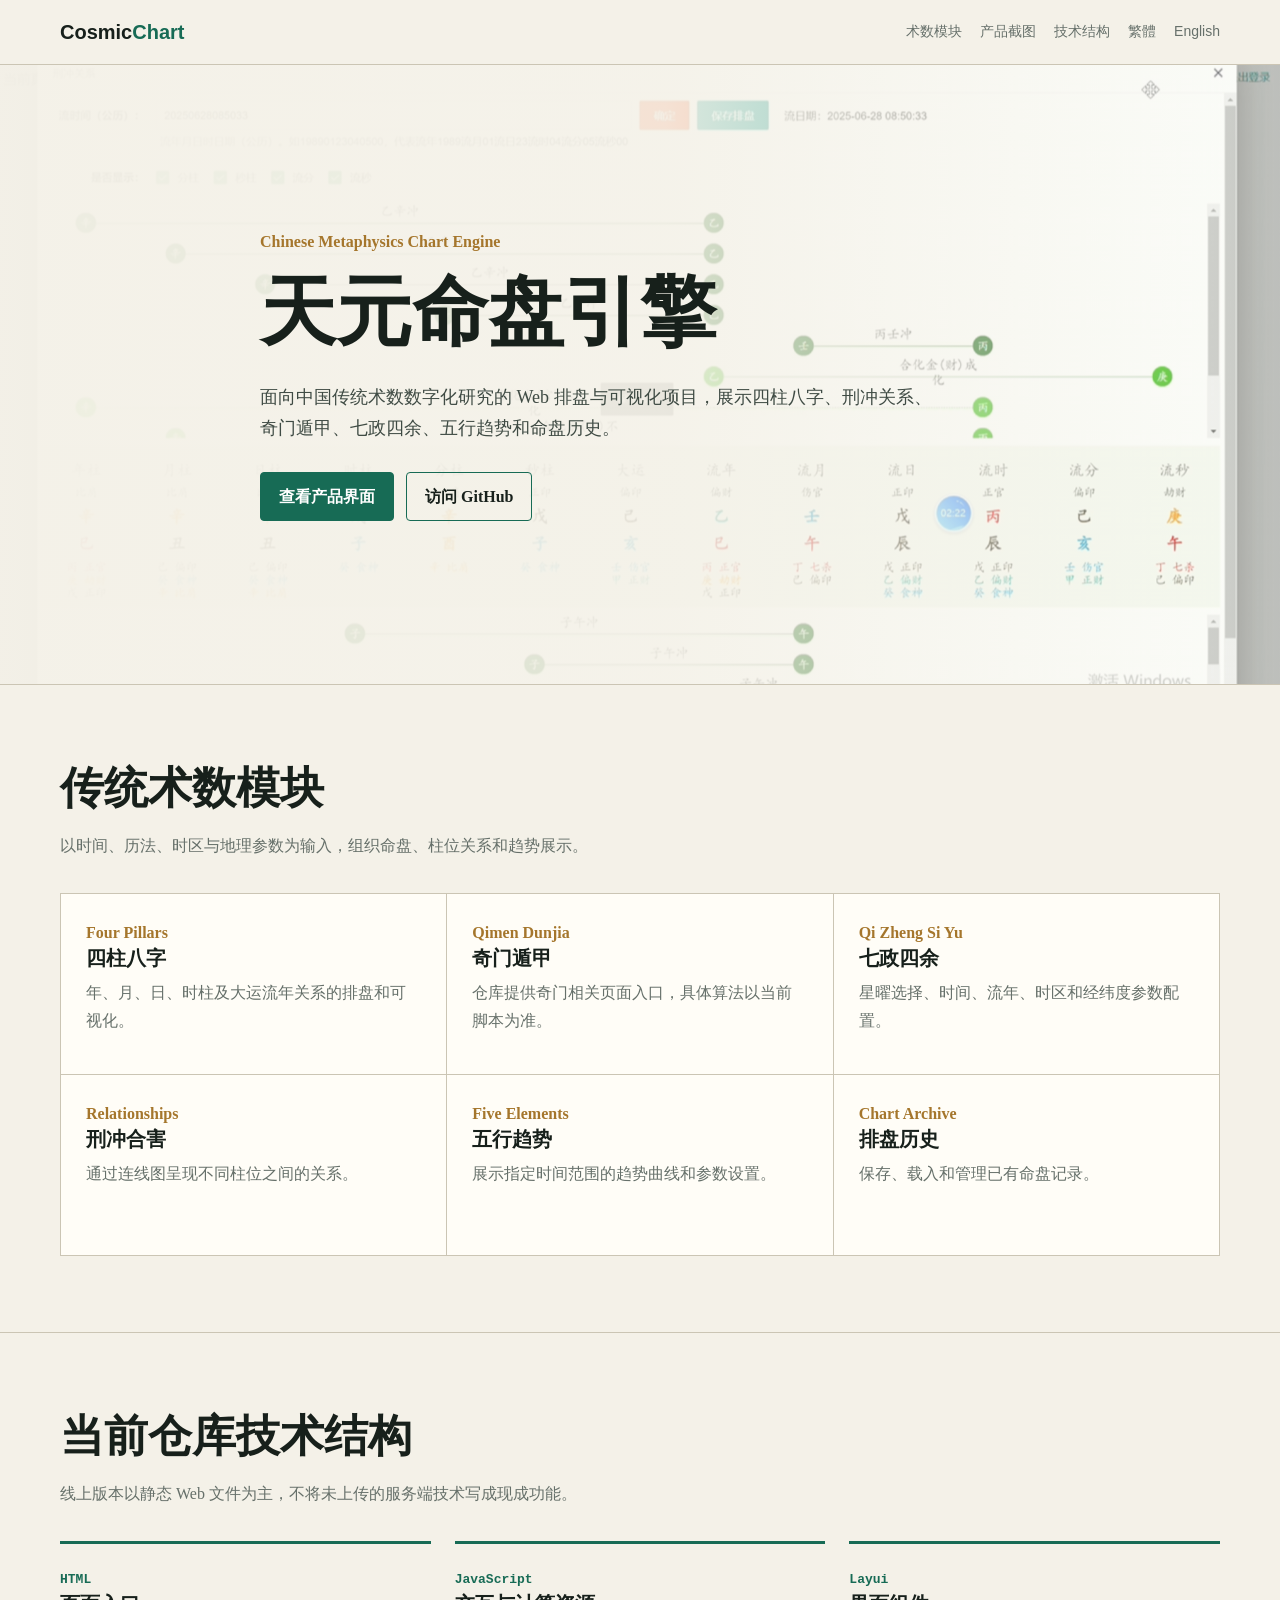
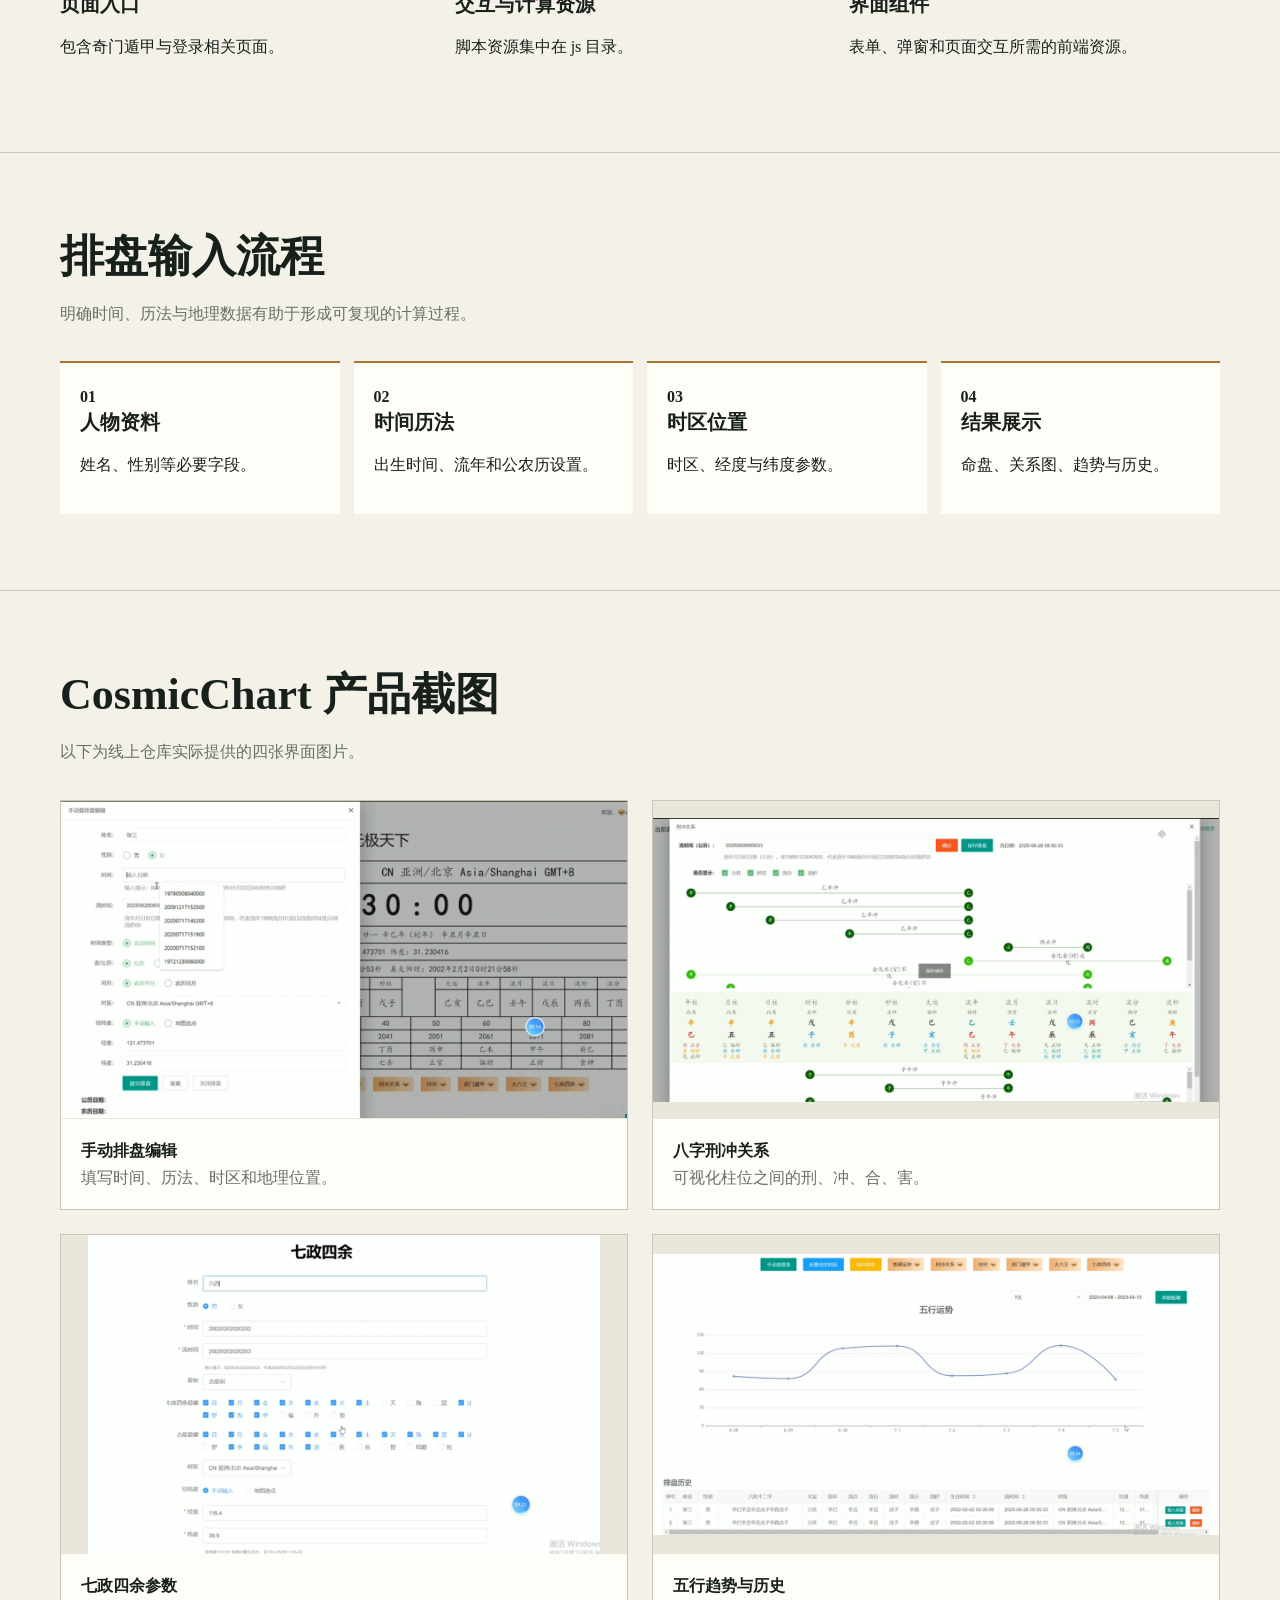
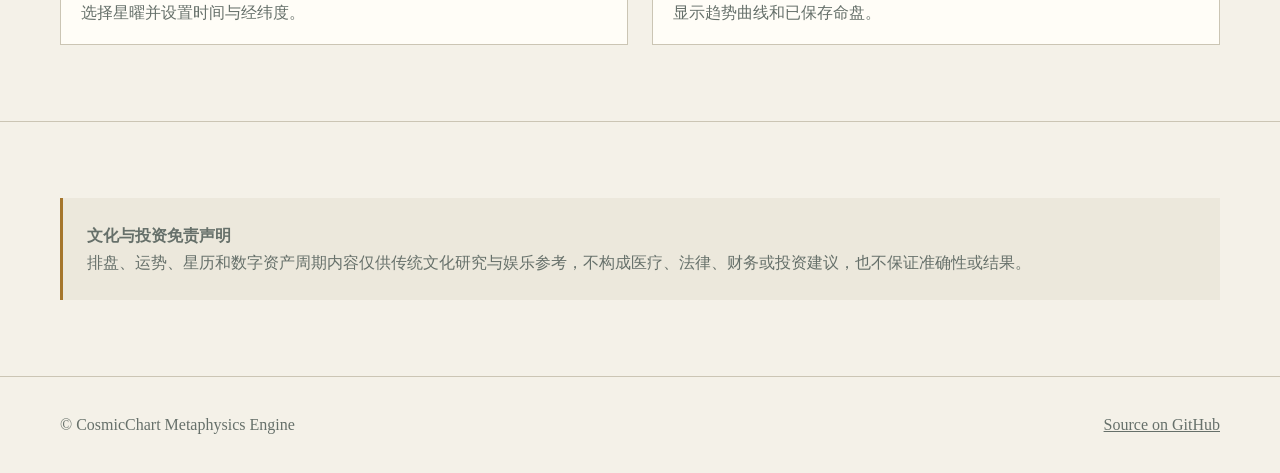
<file: docs/index.html>
<!doctype html><html lang="zh-CN"><head><meta charset="utf-8"><meta name="viewport" content="width=device-width,initial-scale=1">
<title>CosmicChart 中国周易八卦传统占卜排盘引擎</title>
  <meta name="google-site-verification" content="rrp5Uvgzi-1-rMxUBfhV3wjlNrFqzwnqiA4e3qsOLEM" />
<meta name="description" content="CosmicChart 是中国传统占卜术数 Web 排盘引擎，展示紫微斗数，四柱八字、奇门遁甲、七政四余、刑冲关系、五行趋势与命盘历史等功能。">
<meta name="robots" content="index,follow,max-image-preview:large"><link rel="canonical" href="https://alibabamayun888.github.io/CosmicChart-Metaphysics-Engine/">
<link rel="alternate" hreflang="zh-CN" href="https://alibabamayun888.github.io/CosmicChart-Metaphysics-Engine/"><link rel="alternate" hreflang="zh-TW" href="https://alibabamayun888.github.io/CosmicChart-Metaphysics-Engine/zh-TW/"><link rel="alternate" hreflang="en" href="https://alibabamayun888.github.io/CosmicChart-Metaphysics-Engine/en/"><link rel="alternate" hreflang="x-default" href="https://alibabamayun888.github.io/CosmicChart-Metaphysics-Engine/">
<meta property="og:type" content="website"><meta property="og:title" content="CosmicChart 中国传统术数排盘引擎"><meta property="og:description" content="四柱八字、奇门遁甲、七政四余与命盘关系可视化项目。"><meta property="og:url" content="https://alibabamayun888.github.io/CosmicChart-Metaphysics-Engine/"><meta property="og:image" content="https://alibabamayun888.github.io/CosmicChart-Metaphysics-Engine/assets/Screenshots/002.png"><meta name="twitter:card" content="summary_large_image"><link rel="stylesheet" href="styles.css">
<script type="application/ld+json">{"@context":"https://schema.org","@type":"SoftwareSourceCode","name":"CosmicChart Metaphysics Engine","description":"中国传统术数 Web 排盘与可视化项目。","codeRepository":"https://github.com/alibabamayun888/CosmicChart-Metaphysics-Engine","programmingLanguage":["HTML","JavaScript"],"inLanguage":"zh-CN"}</script></head><body>
<header class="top"><nav class="shell"><a class="brand" href="./">Cosmic<span>Chart</span></a><div class="links"><a href="#modules">术数模块</a><a href="#screens">产品截图</a><a href="#technology">技术结构</a><a href="zh-TW/">繁體</a><a href="en/">English</a></div></nav></header>
<main><section class="hero"><div class="shell hero-copy"><div class="eyebrow">Chinese Metaphysics Chart Engine</div><h1>天元命盘引擎</h1><p class="lead">面向中国传统术数数字化研究的 Web 排盘与可视化项目，展示四柱八字、刑冲关系、奇门遁甲、七政四余、五行趋势和命盘历史。</p><div class="actions"><a class="btn primary" href="#screens">查看产品界面</a><a class="btn" href="https://github.com/alibabamayun888/CosmicChart-Metaphysics-Engine">访问 GitHub</a></div></div></section>
<section class="section" id="modules"><div class="shell"><div class="intro"><h2>传统术数模块</h2><p>以时间、历法、时区与地理参数为输入，组织命盘、柱位关系和趋势展示。</p></div><div class="modules"><article class="module"><b>Four Pillars</b><h3>四柱八字</h3><p>年、月、日、时柱及大运流年关系的排盘和可视化。</p></article><article class="module"><b>Qimen Dunjia</b><h3>奇门遁甲</h3><p>仓库提供奇门相关页面入口，具体算法以当前脚本为准。</p></article><article class="module"><b>Qi Zheng Si Yu</b><h3>七政四余</h3><p>星曜选择、时间、流年、时区和经纬度参数配置。</p></article><article class="module"><b>Relationships</b><h3>刑冲合害</h3><p>通过连线图呈现不同柱位之间的关系。</p></article><article class="module"><b>Five Elements</b><h3>五行趋势</h3><p>展示指定时间范围的趋势曲线和参数设置。</p></article><article class="module"><b>Chart Archive</b><h3>排盘历史</h3><p>保存、载入和管理已有命盘记录。</p></article></div></div></section>
<section class="section" id="technology"><div class="shell"><div class="intro"><h2>当前仓库技术结构</h2><p>线上版本以静态 Web 文件为主，不将未上传的服务端技术写成现成功能。</p></div><div class="tech"><article><code>HTML</code><h3>页面入口</h3><p>包含奇门遁甲与登录相关页面。</p></article><article><code>JavaScript</code><h3>交互与计算资源</h3><p>脚本资源集中在 js 目录。</p></article><article><code>Layui</code><h3>界面组件</h3><p>表单、弹窗和页面交互所需的前端资源。</p></article></div></div></section>
<section class="section"><div class="shell"><div class="intro"><h2>排盘输入流程</h2><p>明确时间、历法与地理数据有助于形成可复现的计算过程。</p></div><div class="steps"><div class="step"><b>01</b><h3>人物资料</h3><p>姓名、性别等必要字段。</p></div><div class="step"><b>02</b><h3>时间历法</h3><p>出生时间、流年和公农历设置。</p></div><div class="step"><b>03</b><h3>时区位置</h3><p>时区、经度与纬度参数。</p></div><div class="step"><b>04</b><h3>结果展示</h3><p>命盘、关系图、趋势与历史。</p></div></div></div></section>
<section class="section" id="screens"><div class="shell"><div class="intro"><h2>CosmicChart 产品截图</h2><p>以下为线上仓库实际提供的四张界面图片。</p></div><div class="gallery">
<figure class="shot"><div class="media"><img src="assets/Screenshots/001.png" alt="CosmicChart 手动八字命盘编辑" width="1280" height="640" loading="lazy"></div><figcaption><strong>手动排盘编辑</strong>填写时间、历法、时区和地理位置。</figcaption></figure>
<figure class="shot"><div class="media"><img src="assets/Screenshots/002.png" alt="CosmicChart 四柱八字刑冲关系图" width="1280" height="640" loading="lazy"></div><figcaption><strong>八字刑冲关系</strong>可视化柱位之间的刑、冲、合、害。</figcaption></figure>
<figure class="shot"><div class="media"><img src="assets/Screenshots/003.png" alt="CosmicChart 七政四余参数配置" width="1280" height="720" loading="lazy"></div><figcaption><strong>七政四余参数</strong>选择星曜并设置时间与经纬度。</figcaption></figure>
<figure class="shot"><div class="media"><img src="assets/Screenshots/004.png" alt="CosmicChart 五行运势与排盘历史" width="1280" height="640" loading="lazy"></div><figcaption><strong>五行趋势与历史</strong>显示趋势曲线和已保存命盘。</figcaption></figure>
</div></div></section><section class="section"><div class="shell"><div class="notice"><strong>文化与投资免责声明</strong><br>排盘、运势、星历和数字资产周期内容仅供传统文化研究与娱乐参考，不构成医疗、法律、财务或投资建议，也不保证准确性或结果。</div></div></section></main>
<footer><div class="shell foot"><span>© CosmicChart Metaphysics Engine</span><a href="https://github.com/alibabamayun888/CosmicChart-Metaphysics-Engine">Source on GitHub</a></div></footer></body></html>
</file>
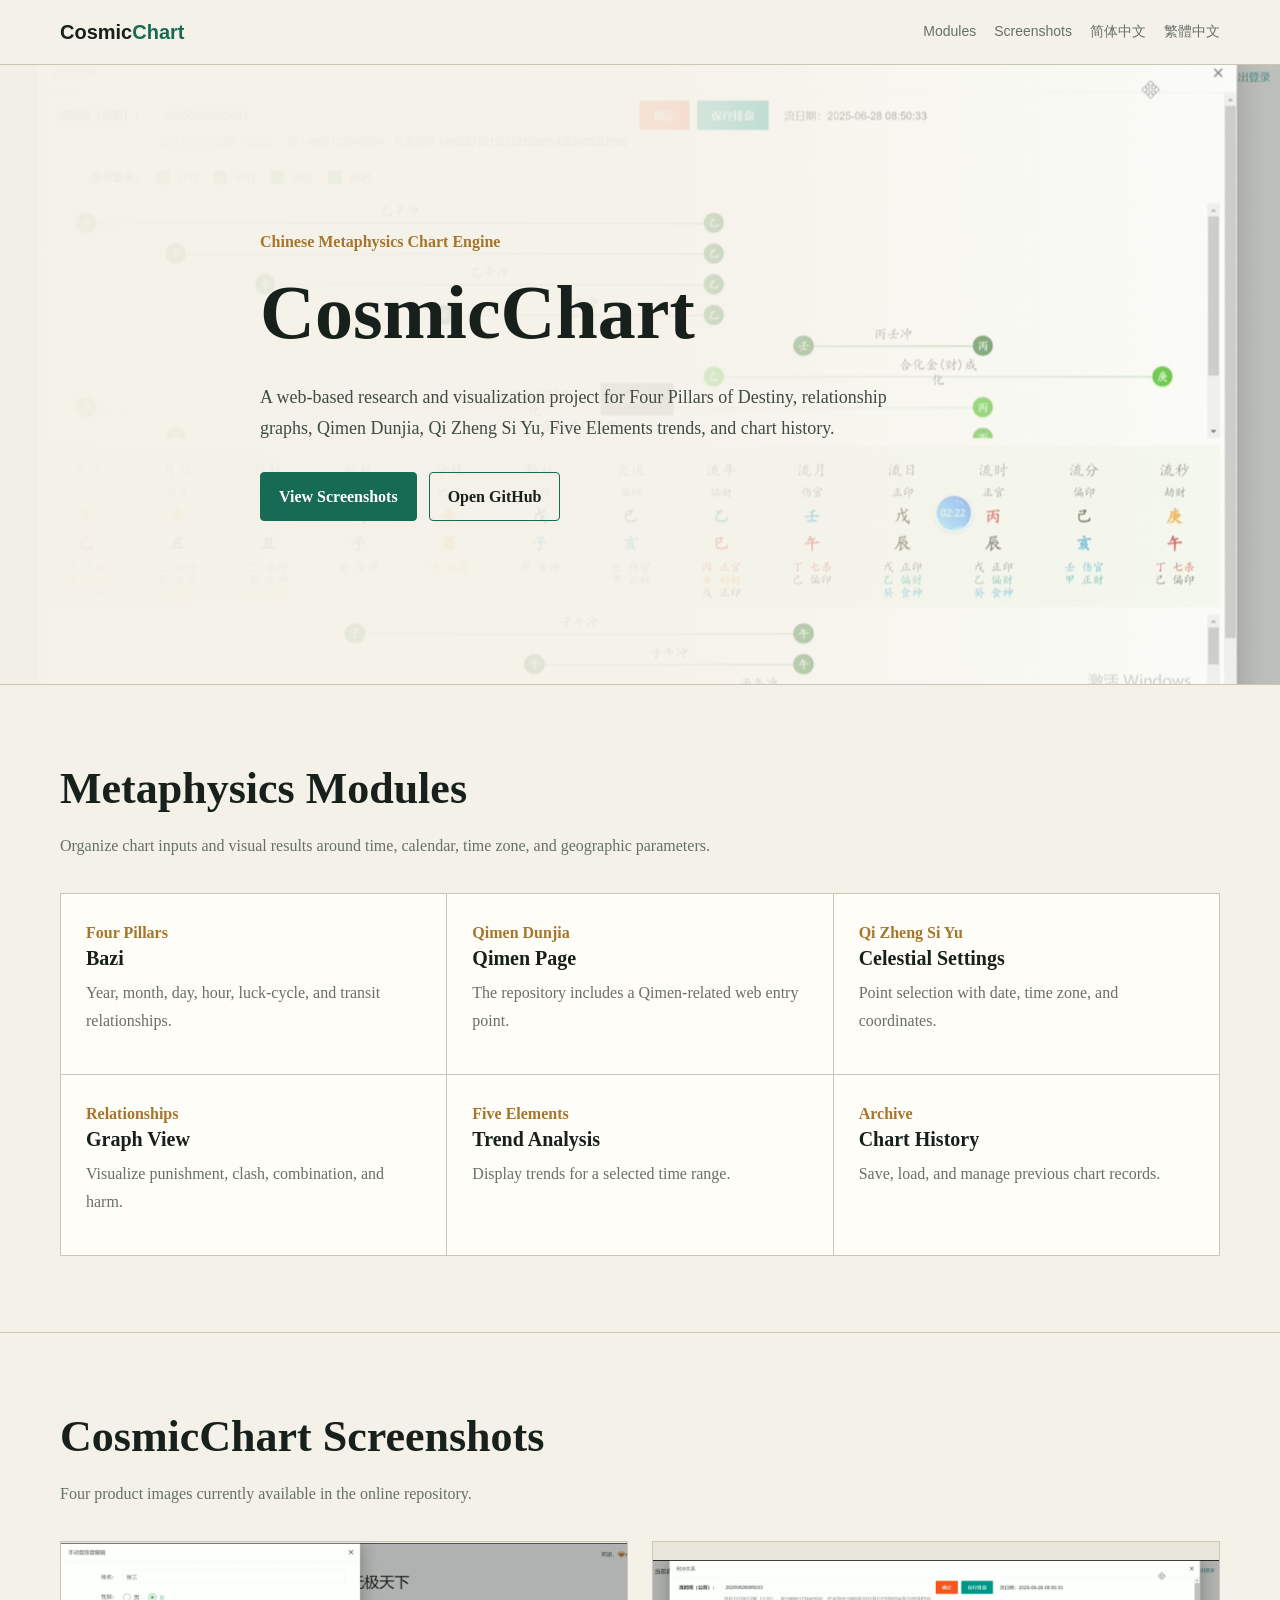
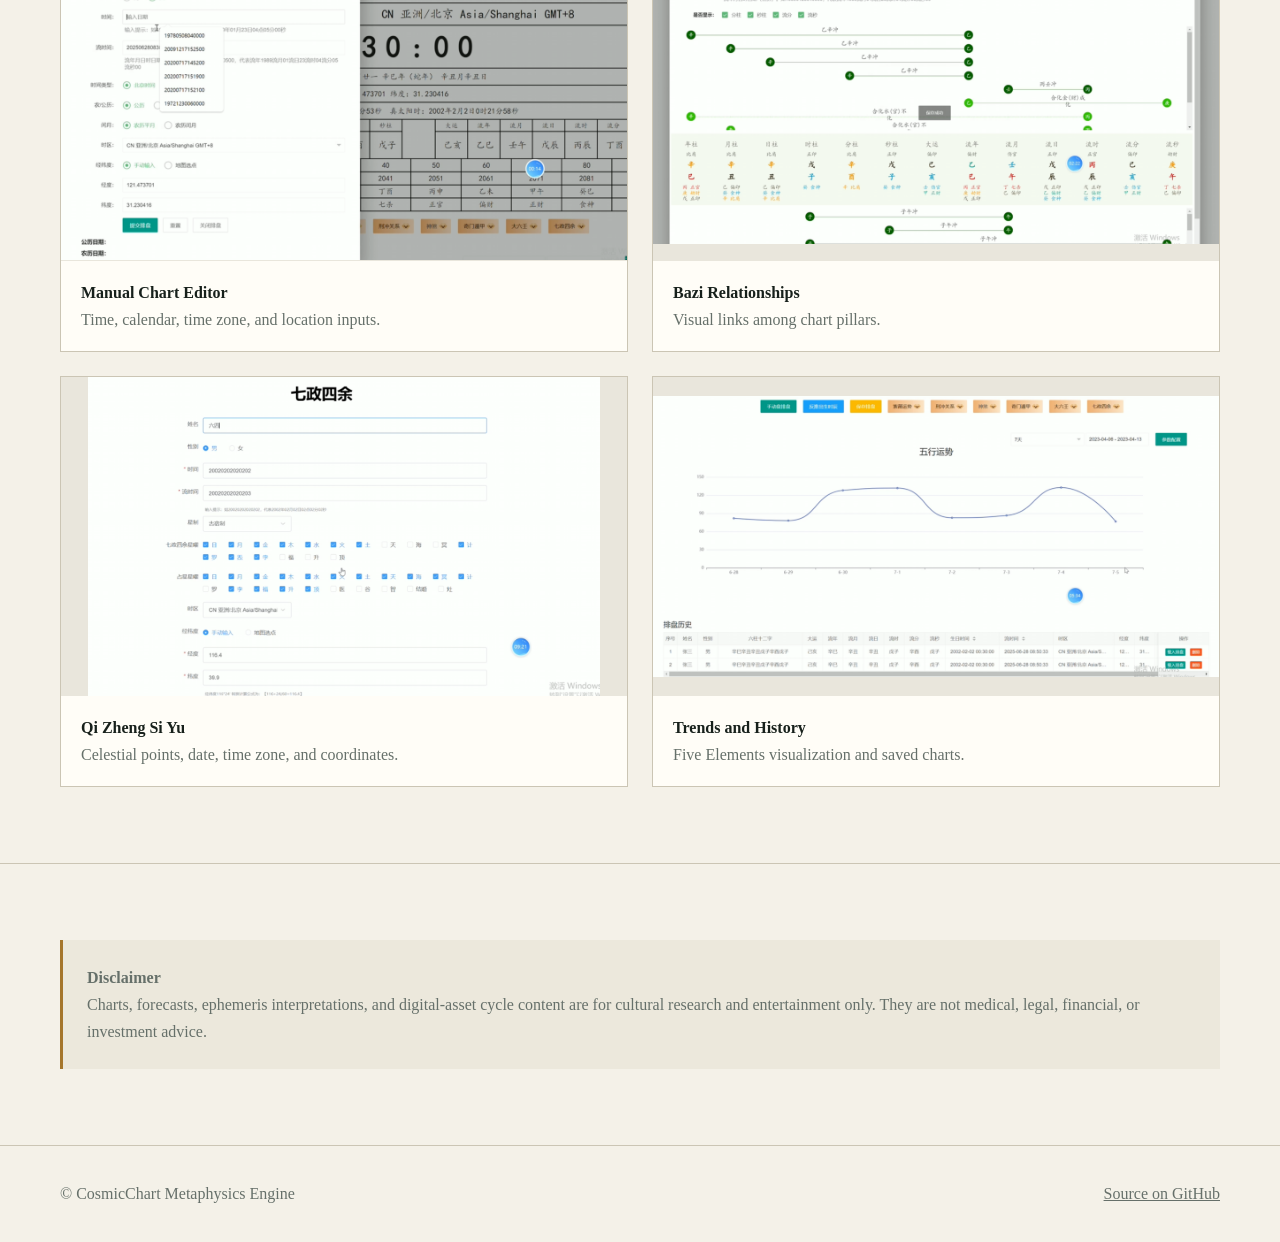
<file: docs/en/index.html>
<!doctype html><html lang="en"><head><meta charset="utf-8"><meta name="viewport" content="width=device-width,initial-scale=1"><title>CosmicChart Chinese Metaphysics Chart Engine</title><meta name="description" content="CosmicChart is a web-based Chinese metaphysics chart engine for Bazi, Qimen Dunjia, Qi Zheng Si Yu, relationship graphs, and Five Elements trends."><meta name="robots" content="index,follow,max-image-preview:large"><link rel="canonical" href="https://alibabamayun888.github.io/CosmicChart-Metaphysics-Engine/en/"><link rel="alternate" hreflang="zh-CN" href="https://alibabamayun888.github.io/CosmicChart-Metaphysics-Engine/"><link rel="alternate" hreflang="zh-TW" href="https://alibabamayun888.github.io/CosmicChart-Metaphysics-Engine/zh-TW/"><link rel="alternate" hreflang="en" href="https://alibabamayun888.github.io/CosmicChart-Metaphysics-Engine/en/"><link rel="alternate" hreflang="x-default" href="https://alibabamayun888.github.io/CosmicChart-Metaphysics-Engine/"><meta property="og:type" content="website"><meta property="og:title" content="CosmicChart Chinese Metaphysics Engine"><meta property="og:description" content="Bazi, Qimen Dunjia, Qi Zheng Si Yu, relationship graphs, and chart history."><meta property="og:image" content="https://alibabamayun888.github.io/CosmicChart-Metaphysics-Engine/assets/Screenshots/002.png"><link rel="stylesheet" href="../styles.css"><script type="application/ld+json">{"@context":"https://schema.org","@type":"SoftwareSourceCode","name":"CosmicChart Metaphysics Engine","codeRepository":"https://github.com/alibabamayun888/CosmicChart-Metaphysics-Engine","programmingLanguage":["HTML","JavaScript"],"inLanguage":"en"}</script></head><body>
<header class="top"><nav class="shell"><a class="brand" href="../">Cosmic<span>Chart</span></a><div class="links"><a href="#modules">Modules</a><a href="#screens">Screenshots</a><a href="../">简体中文</a><a href="../zh-TW/">繁體中文</a></div></nav></header><main>
<section class="hero"><div class="shell hero-copy"><div class="eyebrow">Chinese Metaphysics Chart Engine</div><h1>CosmicChart</h1><p class="lead">A web-based research and visualization project for Four Pillars of Destiny, relationship graphs, Qimen Dunjia, Qi Zheng Si Yu, Five Elements trends, and chart history.</p><div class="actions"><a class="btn primary" href="#screens">View Screenshots</a><a class="btn" href="https://github.com/alibabamayun888/CosmicChart-Metaphysics-Engine">Open GitHub</a></div></div></section>
<section class="section" id="modules"><div class="shell"><div class="intro"><h2>Metaphysics Modules</h2><p>Organize chart inputs and visual results around time, calendar, time zone, and geographic parameters.</p></div><div class="modules"><article class="module"><b>Four Pillars</b><h3>Bazi</h3><p>Year, month, day, hour, luck-cycle, and transit relationships.</p></article><article class="module"><b>Qimen Dunjia</b><h3>Qimen Page</h3><p>The repository includes a Qimen-related web entry point.</p></article><article class="module"><b>Qi Zheng Si Yu</b><h3>Celestial Settings</h3><p>Point selection with date, time zone, and coordinates.</p></article><article class="module"><b>Relationships</b><h3>Graph View</h3><p>Visualize punishment, clash, combination, and harm.</p></article><article class="module"><b>Five Elements</b><h3>Trend Analysis</h3><p>Display trends for a selected time range.</p></article><article class="module"><b>Archive</b><h3>Chart History</h3><p>Save, load, and manage previous chart records.</p></article></div></div></section>
<section class="section" id="screens"><div class="shell"><div class="intro"><h2>CosmicChart Screenshots</h2><p>Four product images currently available in the online repository.</p></div><div class="gallery"><figure class="shot"><div class="media"><img src="../assets/Screenshots/001.png" alt="CosmicChart manual Bazi chart editor" loading="lazy"></div><figcaption><strong>Manual Chart Editor</strong>Time, calendar, time zone, and location inputs.</figcaption></figure><figure class="shot"><div class="media"><img src="../assets/Screenshots/002.png" alt="CosmicChart Bazi relationship graph" loading="lazy"></div><figcaption><strong>Bazi Relationships</strong>Visual links among chart pillars.</figcaption></figure><figure class="shot"><div class="media"><img src="../assets/Screenshots/003.png" alt="CosmicChart Qi Zheng Si Yu settings" loading="lazy"></div><figcaption><strong>Qi Zheng Si Yu</strong>Celestial points, date, time zone, and coordinates.</figcaption></figure><figure class="shot"><div class="media"><img src="../assets/Screenshots/004.png" alt="CosmicChart Five Elements trends and history" loading="lazy"></div><figcaption><strong>Trends and History</strong>Five Elements visualization and saved charts.</figcaption></figure></div></div></section>
<section class="section"><div class="shell"><div class="notice"><strong>Disclaimer</strong><br>Charts, forecasts, ephemeris interpretations, and digital-asset cycle content are for cultural research and entertainment only. They are not medical, legal, financial, or investment advice.</div></div></section></main><footer><div class="shell foot"><span>© CosmicChart Metaphysics Engine</span><a href="https://github.com/alibabamayun888/CosmicChart-Metaphysics-Engine">Source on GitHub</a></div></footer></body></html>
</file>
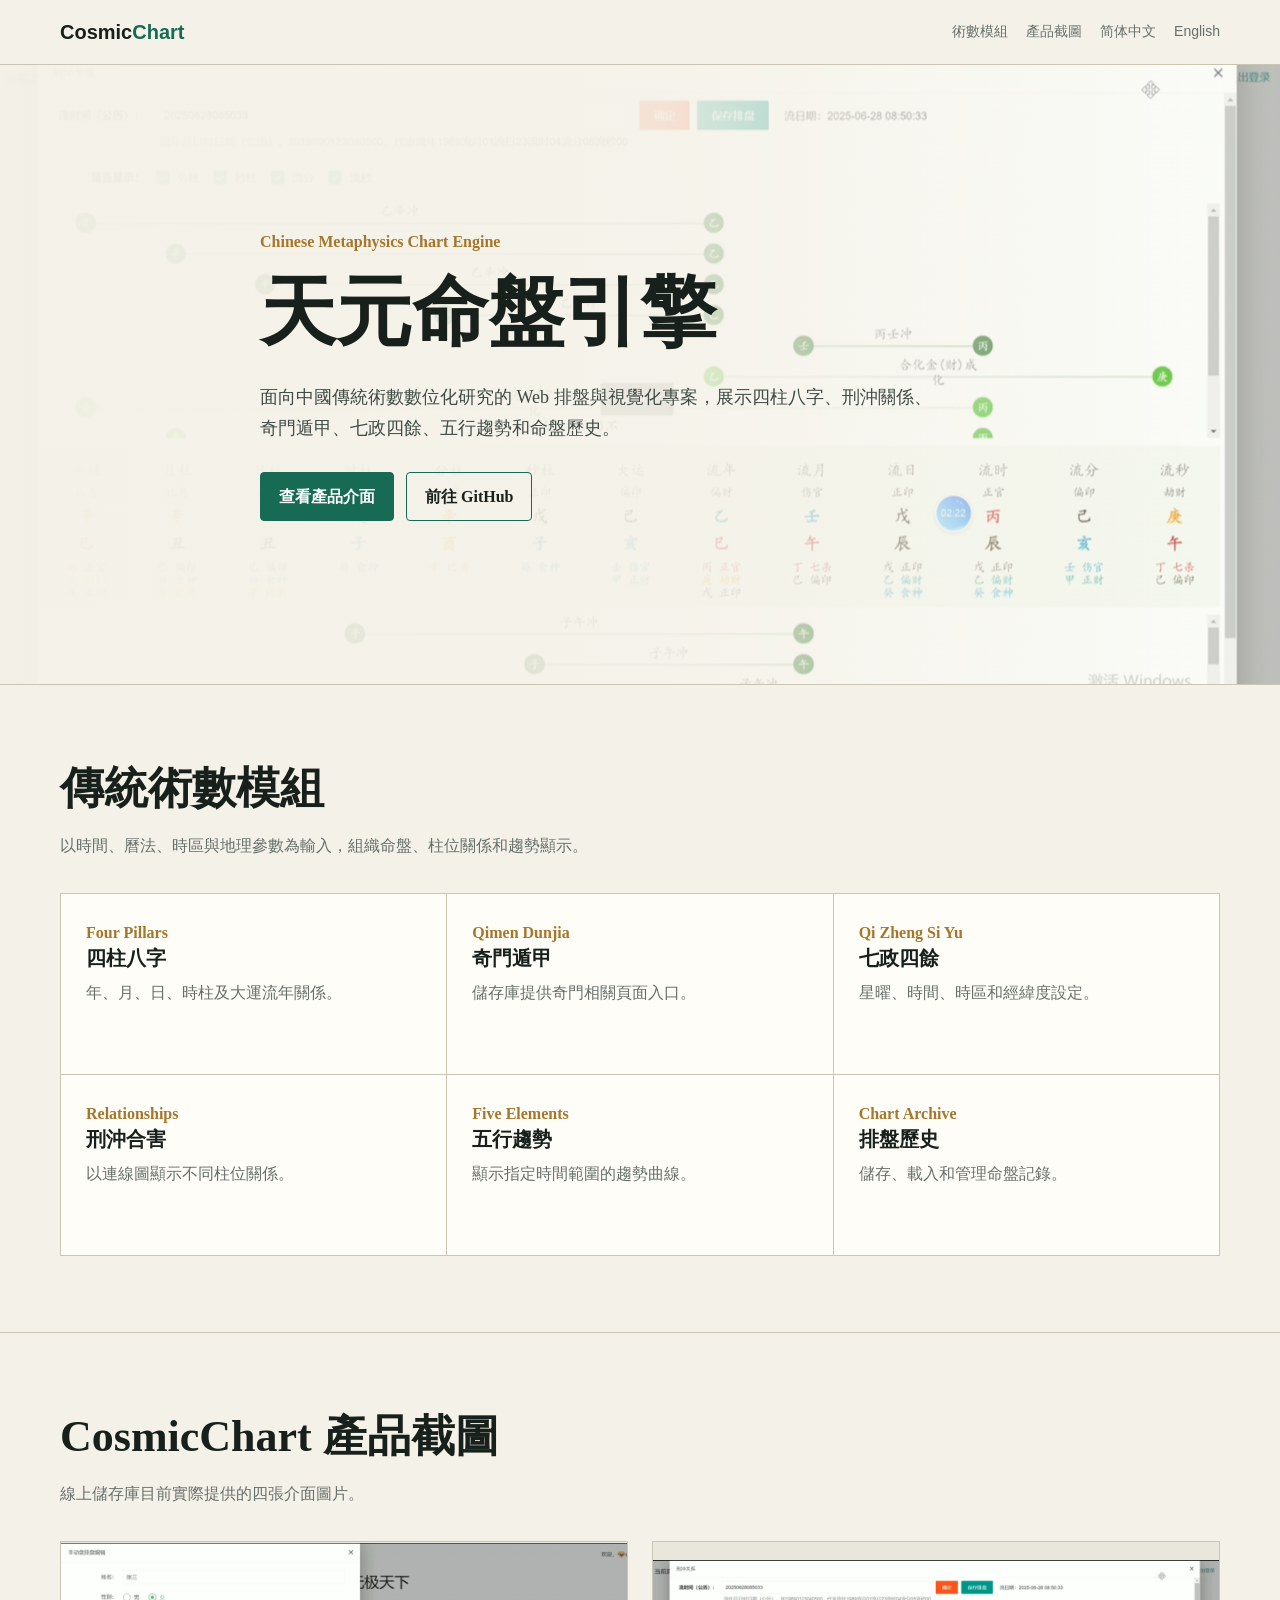
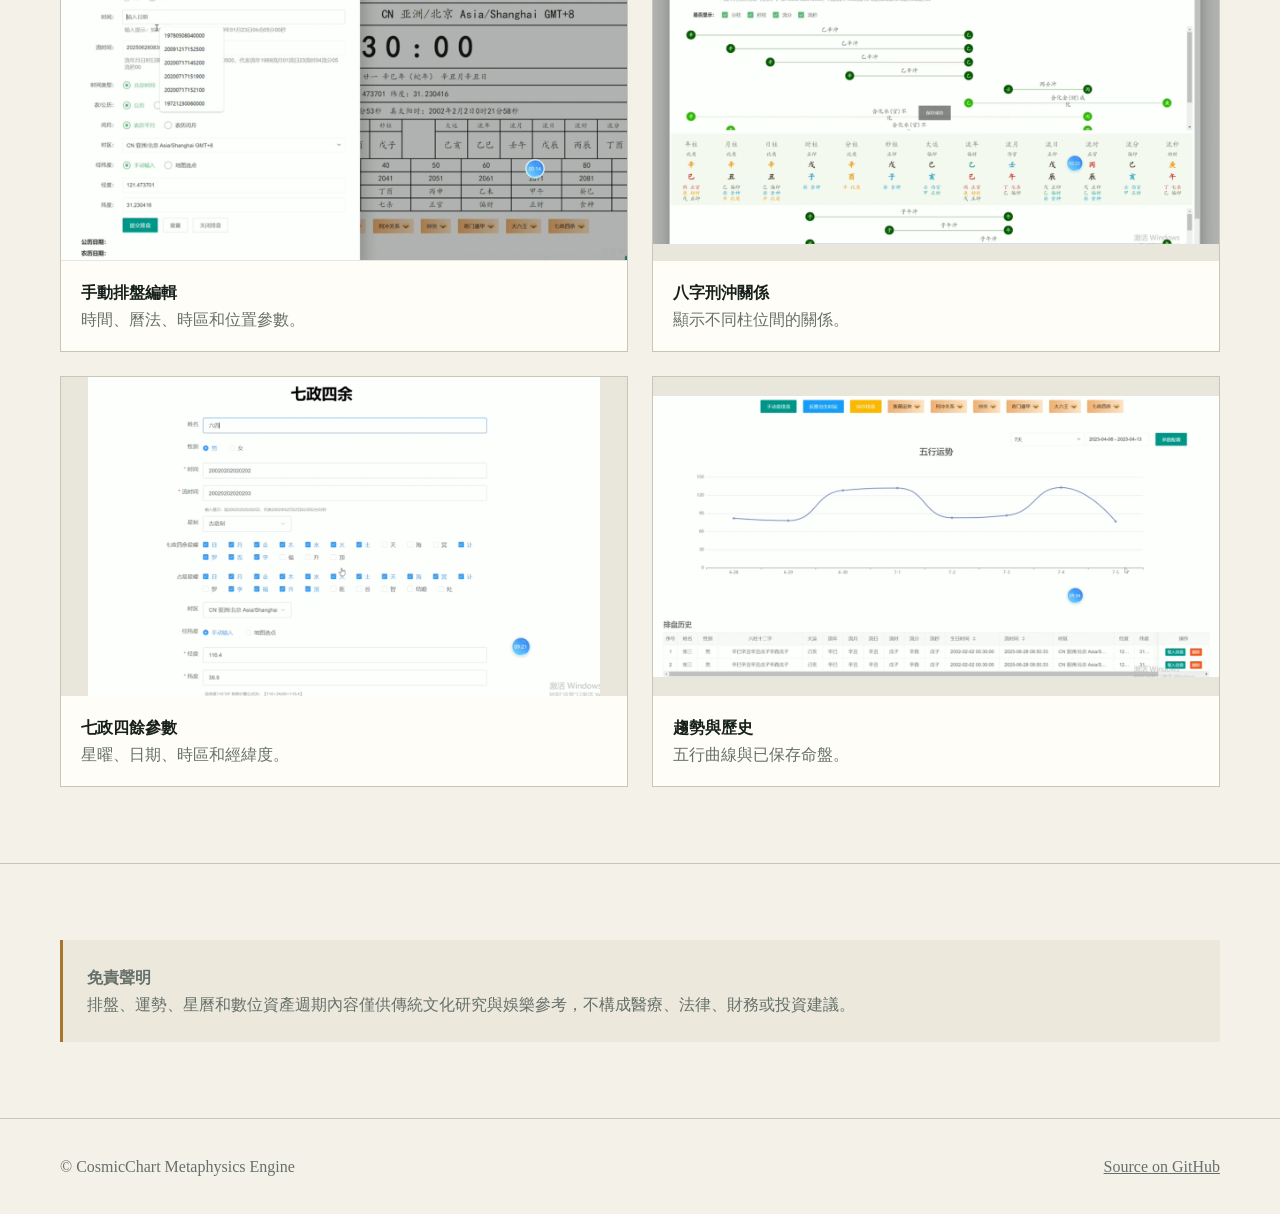
<file: docs/zh-TW/index.html>
<!doctype html><html lang="zh-TW"><head><meta charset="utf-8"><meta name="viewport" content="width=device-width,initial-scale=1"><title>CosmicChart 中國傳統術數排盤引擎</title><meta name="description" content="CosmicChart 是中國傳統術數 Web 排盤引擎，展示四柱八字、奇門遁甲、七政四餘、刑沖關係、五行趨勢與命盤歷史。"><meta name="robots" content="index,follow,max-image-preview:large"><link rel="canonical" href="https://alibabamayun888.github.io/CosmicChart-Metaphysics-Engine/zh-TW/"><link rel="alternate" hreflang="zh-CN" href="https://alibabamayun888.github.io/CosmicChart-Metaphysics-Engine/"><link rel="alternate" hreflang="zh-TW" href="https://alibabamayun888.github.io/CosmicChart-Metaphysics-Engine/zh-TW/"><link rel="alternate" hreflang="en" href="https://alibabamayun888.github.io/CosmicChart-Metaphysics-Engine/en/"><link rel="alternate" hreflang="x-default" href="https://alibabamayun888.github.io/CosmicChart-Metaphysics-Engine/"><meta property="og:type" content="website"><meta property="og:title" content="CosmicChart 中國傳統術數排盤引擎"><meta property="og:description" content="四柱八字、奇門遁甲、七政四餘與命盤關係視覺化。"><meta property="og:image" content="https://alibabamayun888.github.io/CosmicChart-Metaphysics-Engine/assets/Screenshots/002.png"><link rel="stylesheet" href="../styles.css"><script type="application/ld+json">{"@context":"https://schema.org","@type":"SoftwareSourceCode","name":"CosmicChart Metaphysics Engine","codeRepository":"https://github.com/alibabamayun888/CosmicChart-Metaphysics-Engine","programmingLanguage":["HTML","JavaScript"],"inLanguage":"zh-TW"}</script></head><body>
<header class="top"><nav class="shell"><a class="brand" href="../">Cosmic<span>Chart</span></a><div class="links"><a href="#modules">術數模組</a><a href="#screens">產品截圖</a><a href="../">简体中文</a><a href="../en/">English</a></div></nav></header><main>
<section class="hero"><div class="shell hero-copy"><div class="eyebrow">Chinese Metaphysics Chart Engine</div><h1>天元命盤引擎</h1><p class="lead">面向中國傳統術數數位化研究的 Web 排盤與視覺化專案，展示四柱八字、刑沖關係、奇門遁甲、七政四餘、五行趨勢和命盤歷史。</p><div class="actions"><a class="btn primary" href="#screens">查看產品介面</a><a class="btn" href="https://github.com/alibabamayun888/CosmicChart-Metaphysics-Engine">前往 GitHub</a></div></div></section>
<section class="section" id="modules"><div class="shell"><div class="intro"><h2>傳統術數模組</h2><p>以時間、曆法、時區與地理參數為輸入，組織命盤、柱位關係和趨勢顯示。</p></div><div class="modules"><article class="module"><b>Four Pillars</b><h3>四柱八字</h3><p>年、月、日、時柱及大運流年關係。</p></article><article class="module"><b>Qimen Dunjia</b><h3>奇門遁甲</h3><p>儲存庫提供奇門相關頁面入口。</p></article><article class="module"><b>Qi Zheng Si Yu</b><h3>七政四餘</h3><p>星曜、時間、時區和經緯度設定。</p></article><article class="module"><b>Relationships</b><h3>刑沖合害</h3><p>以連線圖顯示不同柱位關係。</p></article><article class="module"><b>Five Elements</b><h3>五行趨勢</h3><p>顯示指定時間範圍的趨勢曲線。</p></article><article class="module"><b>Chart Archive</b><h3>排盤歷史</h3><p>儲存、載入和管理命盤記錄。</p></article></div></div></section>
<section class="section" id="screens"><div class="shell"><div class="intro"><h2>CosmicChart 產品截圖</h2><p>線上儲存庫目前實際提供的四張介面圖片。</p></div><div class="gallery"><figure class="shot"><div class="media"><img src="../assets/Screenshots/001.png" alt="CosmicChart 手動八字命盤編輯" loading="lazy"></div><figcaption><strong>手動排盤編輯</strong>時間、曆法、時區和位置參數。</figcaption></figure><figure class="shot"><div class="media"><img src="../assets/Screenshots/002.png" alt="CosmicChart 四柱八字刑沖關係" loading="lazy"></div><figcaption><strong>八字刑沖關係</strong>顯示不同柱位間的關係。</figcaption></figure><figure class="shot"><div class="media"><img src="../assets/Screenshots/003.png" alt="CosmicChart 七政四餘設定" loading="lazy"></div><figcaption><strong>七政四餘參數</strong>星曜、日期、時區和經緯度。</figcaption></figure><figure class="shot"><div class="media"><img src="../assets/Screenshots/004.png" alt="CosmicChart 五行趨勢和歷史" loading="lazy"></div><figcaption><strong>趨勢與歷史</strong>五行曲線與已保存命盤。</figcaption></figure></div></div></section>
<section class="section"><div class="shell"><div class="notice"><strong>免責聲明</strong><br>排盤、運勢、星曆和數位資產週期內容僅供傳統文化研究與娛樂參考，不構成醫療、法律、財務或投資建議。</div></div></section></main><footer><div class="shell foot"><span>© CosmicChart Metaphysics Engine</span><a href="https://github.com/alibabamayun888/CosmicChart-Metaphysics-Engine">Source on GitHub</a></div></footer></body></html>
</file>
<file: docs/styles.css>
:root{--ink:#17201b;--paper:#f4f1e8;--panel:#fffdf7;--jade:#176b55;--jade2:#0d4d3d;--gold:#a5762c;--line:#cbc5b4;--muted:#66706a;--max:1160px}*{box-sizing:border-box}html{scroll-behavior:smooth}body{margin:0;background:var(--paper);color:var(--ink);font-family:Inter,"Noto Serif SC","Microsoft YaHei",serif;line-height:1.7}a{color:inherit}img{display:block;max-width:100%}.shell{width:min(calc(100% - 32px),var(--max));margin:auto}.top{position:sticky;top:0;z-index:10;background:rgba(244,241,232,.95);border-bottom:1px solid var(--line);backdrop-filter:blur(10px)}nav{min-height:64px;display:flex;align-items:center;justify-content:space-between;gap:20px}.brand{font:800 20px Arial,sans-serif;text-decoration:none}.brand span{color:var(--jade)}.links{display:flex;flex-wrap:wrap;gap:18px}.links a{font:14px Arial,sans-serif;color:var(--muted);text-decoration:none}.hero{min-height:620px;display:grid;align-items:center;border-bottom:1px solid var(--line);background:linear-gradient(90deg,rgba(244,241,232,.98),rgba(244,241,232,.90) 52%,rgba(244,241,232,.2)),url("assets/Screenshots/002.png") center/cover}.hero-copy{padding:80px 0;max-width:760px}.eyebrow{color:var(--gold);font-weight:800}h1,h2,h3{line-height:1.25;letter-spacing:0}h1{font-size:clamp(40px,7vw,76px);margin:10px 0 22px}h2{font-size:clamp(28px,4vw,44px);margin:0 0 16px}h3{font-size:20px;margin:0 0 8px}.lead{font-size:18px;color:#3f4b44;max-width:680px}.actions{display:flex;gap:12px;flex-wrap:wrap;margin-top:28px}.btn{display:inline-flex;min-height:44px;padding:10px 18px;align-items:center;border:1px solid var(--jade);border-radius:4px;text-decoration:none;font-weight:700}.btn.primary{background:var(--jade);color:white}.section{padding:76px 0;border-bottom:1px solid var(--line)}.intro{max-width:780px;margin-bottom:34px}.intro p{color:var(--muted)}.modules{display:grid;grid-template-columns:repeat(3,1fr);border:1px solid var(--line);background:var(--line);gap:1px}.module{min-height:180px;background:var(--panel);padding:25px}.module b{color:var(--gold)}.module p{color:var(--muted);margin:8px 0 0}.tech{display:grid;grid-template-columns:repeat(3,1fr);gap:24px}.tech article{border-top:3px solid var(--jade);padding-top:20px}.tech code{color:var(--jade);font-weight:700}.gallery{display:grid;grid-template-columns:repeat(2,minmax(0,1fr));gap:24px}.shot{margin:0;background:var(--panel);border:1px solid var(--line)}.media{aspect-ratio:16/9;overflow:hidden;background:#e9e6dc}.media img{width:100%;height:100%;object-fit:contain}.shot figcaption{padding:18px 20px;color:var(--muted)}.shot strong{display:block;color:var(--ink)}.steps{display:grid;grid-template-columns:repeat(4,1fr);gap:14px}.step{padding:20px;background:var(--panel);border-top:2px solid var(--gold)}.notice{padding:24px;background:#ece8dc;border-left:3px solid var(--gold);color:var(--muted)}footer{padding:34px 0;color:var(--muted)}.foot{display:flex;justify-content:space-between;gap:20px;flex-wrap:wrap}@media(max-width:820px){nav{align-items:flex-start;padding:13px 0}.modules,.tech{grid-template-columns:1fr}.gallery{grid-template-columns:1fr}.steps{grid-template-columns:repeat(2,1fr)}.hero{min-height:560px;background-position:60% center}}@media(max-width:520px){.shell{width:calc(100% - 24px)}nav{display:block}.links{margin-top:8px;gap:12px}.hero-copy{padding:56px 0}h1{font-size:40px}.lead{font-size:16px}.section{padding:54px 0}.steps{grid-template-columns:1fr}}
</file>
